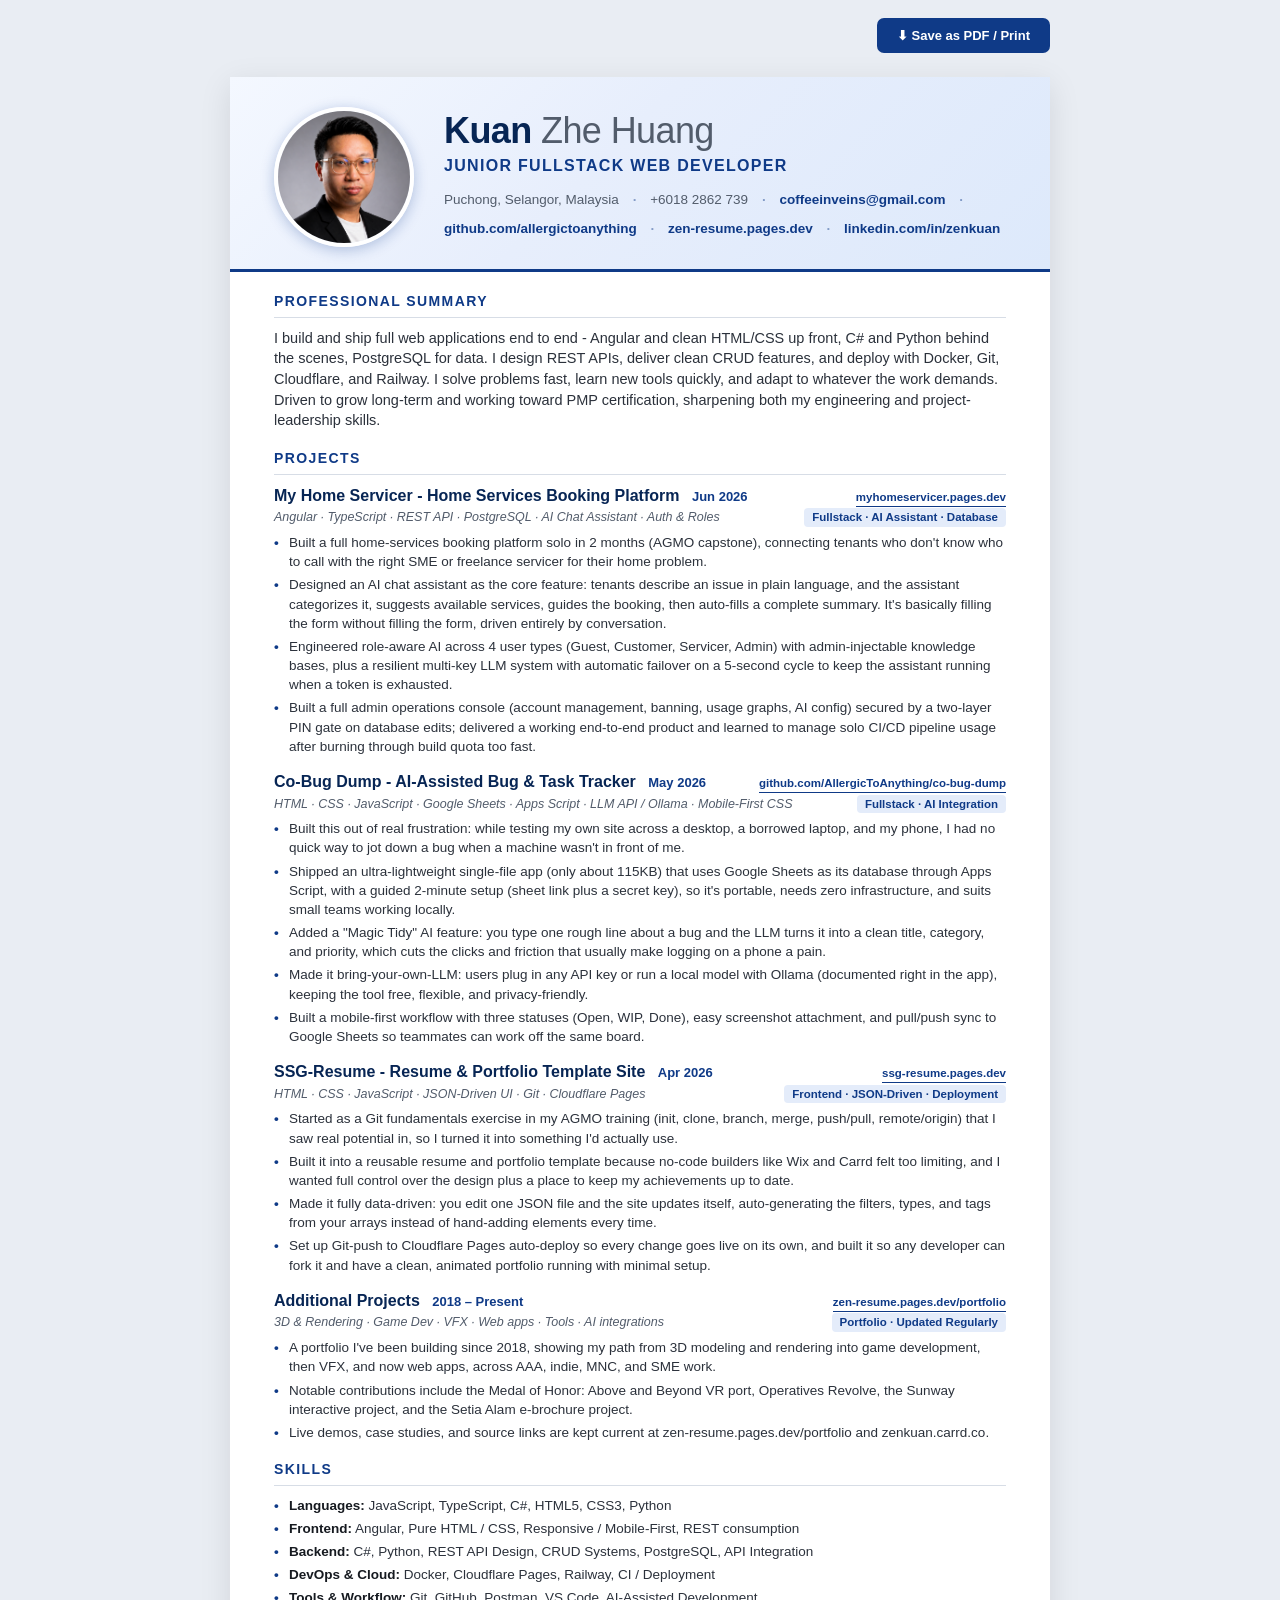
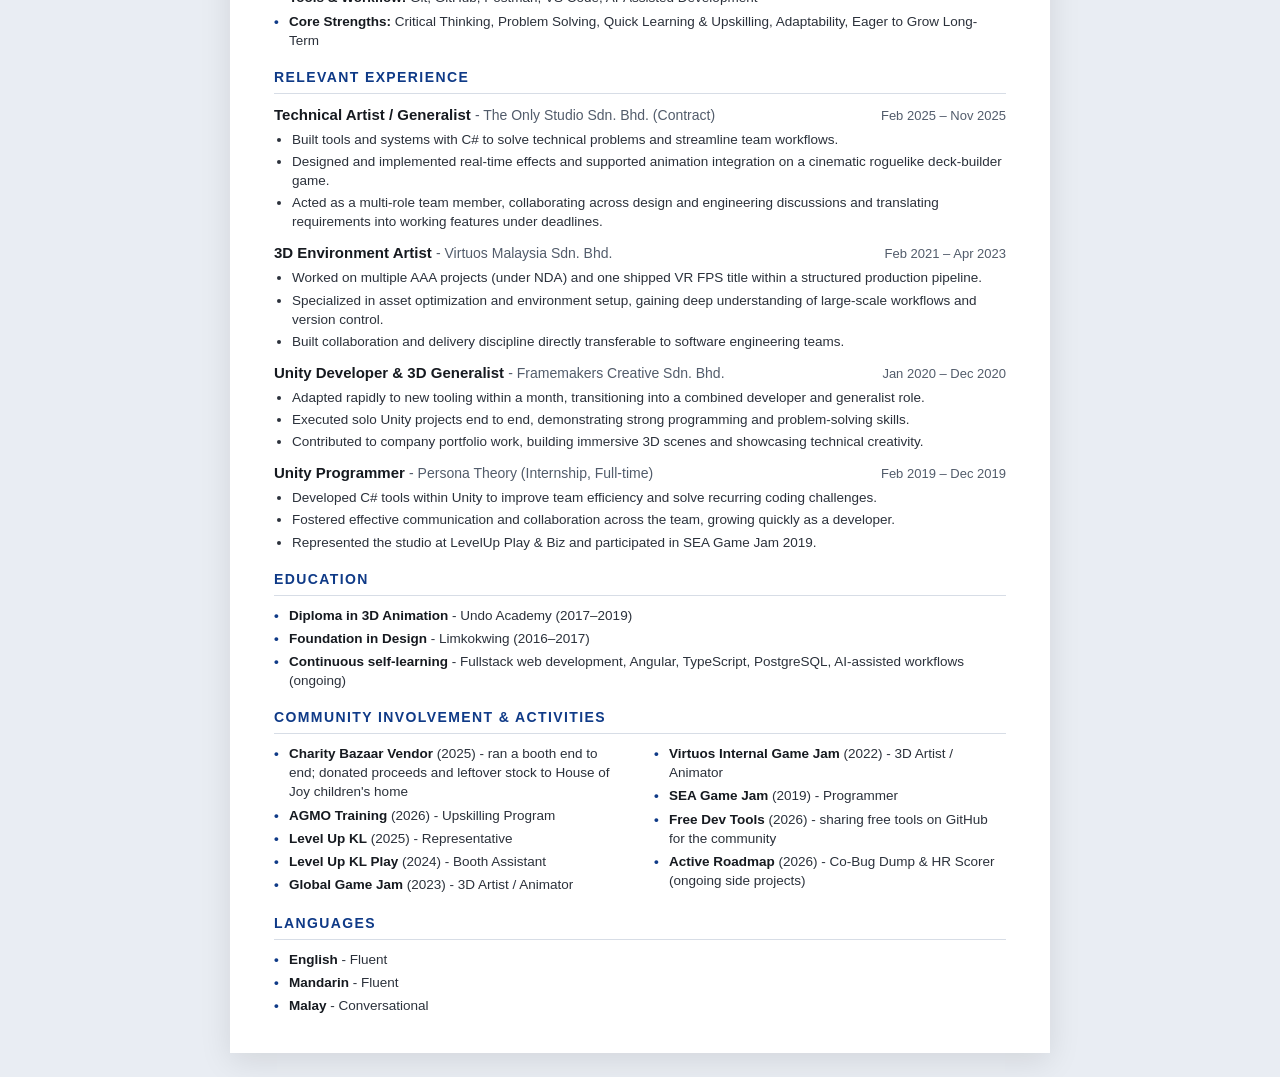
<file: fullstack resume.html>
<!DOCTYPE html>
<html lang="en">
<head>
<meta charset="UTF-8">
<meta name="viewport" content="width=device-width, initial-scale=1.0">
<title>Kuan Zhe Huang - Junior Fullstack Web Developer</title>
<style>
  :root{
    --ink:#161a20;
    --muted:#525c6b;
    --line:#d7dde6;
    --accent:#0f3a87;
    --accent-deep:#072554;
    --accent-soft:#e4ecfa;
    --bg:#ffffff;
    --chip:#eef2f8;
  }

  *{box-sizing:border-box;margin:0;padding:0;}

  body{
    font-family:"Segoe UI","Helvetica Neue",Arial,sans-serif;
    color:var(--ink);
    background:#e9edf3;
    line-height:1.42;
    font-size:15px;
    -webkit-print-color-adjust:exact;
    print-color-adjust:exact;
  }

  .page{
    max-width:820px;
    margin:24px auto;
    background:var(--bg);
    box-shadow:0 8px 30px rgba(0,0,0,.10);
  }

  /* ---------- Header ---------- */
  header{
    padding:30px 44px 22px;
    border-bottom:3px solid var(--accent);
    background:linear-gradient(135deg, #f4f8ff 0%, #e7eefc 45%, #dde9fb 100%);
  }
  .head-row{
    display:flex;
    align-items:center;
    gap:30px;
  }
  .avatar{
    width:140px;
    height:140px;
    border-radius:50%;
    object-fit:cover;
    object-position:50% 22%;
    flex-shrink:0;
    border:4px solid #ffffff;
    box-shadow:0 3px 14px rgba(13,58,140,.28);
  }
  .head-text{flex:1;min-width:0;}
  .name{
    font-size:36px;
    font-weight:700;
    letter-spacing:-.6px;
    line-height:1.02;
    color:var(--accent-deep);
  }
  .name span{color:var(--muted);font-weight:400;}
  .title{
    font-size:16px;
    font-weight:700;
    color:var(--accent);
    letter-spacing:1.3px;
    text-transform:uppercase;
    margin-top:5px;
  }
  .contact{
    margin-top:12px;
    display:flex;
    flex-wrap:wrap;
    align-items:center;
    gap:6px 10px;
    font-size:13.5px;
    color:var(--muted);
    line-height:1.7;
  }
  .contact span{display:inline-flex;align-items:center;white-space:nowrap;}
  .contact .sep{color:var(--accent);opacity:.45;font-weight:700;margin:0;}
  .contact a{color:var(--accent);text-decoration:none;font-weight:700;}
  .contact a:hover{text-decoration:underline;}
  .contact b{color:var(--ink);font-weight:600;}

  /* ---------- Layout ---------- */
  main{padding:20px 44px 34px;}
  section{margin-bottom:18px;}
  h2{
    font-size:14px;
    font-weight:700;
    text-transform:uppercase;
    letter-spacing:1.4px;
    color:var(--accent);
    padding-bottom:5px;
    border-bottom:1.5px solid var(--line);
    margin-bottom:10px;
  }

  /* ---------- Summary ---------- */
  .summary{font-size:14.5px;color:#2b313b;}

  /* ---------- Skills ---------- */
  .skill-grid{display:grid;grid-template-columns:135px 1fr;gap:7px 14px;font-size:14px;}
  .skill-grid .label{font-weight:700;color:var(--ink);}
  .chips{display:flex;flex-wrap:wrap;gap:6px;}
  .chip{
    background:var(--chip);
    border:1px solid var(--line);
    border-radius:5px;
    padding:3px 10px;
    font-size:13px;
    color:#2c333d;
  }

  /* ---------- Projects ---------- */
  .project{margin-bottom:15px;}
  .project:last-child{margin-bottom:0;}
  .proj-head{
    display:flex;
    justify-content:space-between;
    align-items:baseline;
    gap:12px;
    flex-wrap:wrap;
  }
  .proj-name{font-size:16px;font-weight:700;color:var(--accent-deep);}
  .proj-name a{color:var(--accent);text-decoration:none;font-size:12.5px;font-weight:600;}
  .proj-name .proj-date{font-size:13px;font-weight:700;color:var(--accent);margin-left:8px;}
  .proj-meta{display:flex;align-items:center;gap:8px;flex-shrink:0;}
  .proj-link{
    font-size:11.5px;
    font-weight:700;
    color:var(--accent);
    text-decoration:none;
    white-space:nowrap;
    border-bottom:1.5px solid var(--accent);
    padding-bottom:1px;
  }
  .proj-link:hover{color:var(--accent-deep);border-color:var(--accent-deep);}
  .proj-stackrow{
    display:flex;
    justify-content:space-between;
    align-items:baseline;
    gap:12px;
    flex-wrap:wrap;
    margin-top:1px;
  }
  .proj-stack{font-size:12.5px;color:var(--muted);font-style:italic;}
  .proj-date{font-style:normal;font-weight:700;color:var(--accent);}
  .proj-tag{
    font-size:11.5px;
    color:var(--accent);
    background:var(--accent-soft);
    border-radius:4px;
    padding:1px 8px;
    font-weight:700;
    font-style:normal;
    white-space:nowrap;
    flex-shrink:0;
  }
  .star{list-style:none;margin-top:6px;}
  .star li{
    position:relative;
    padding-left:15px;
    margin-bottom:4px;
    font-size:13.5px;
    color:#2b313b;
  }
  .star li::before{content:"•";position:absolute;left:0;color:var(--accent);font-weight:700;}
  .star li b{
    position:absolute;
    left:0;
    top:1px;
    width:72px;
    font-size:11px;
    font-weight:700;
    text-transform:uppercase;
    letter-spacing:.4px;
    color:var(--accent);
  }

  /* ---------- Experience ---------- */
  .exp{margin-bottom:11px;}
  .exp-head{display:flex;justify-content:space-between;align-items:baseline;gap:10px;}
  .exp-role{font-weight:700;font-size:15px;}
  .exp-co{color:var(--muted);font-size:14px;}
  .exp-date{color:var(--muted);font-size:13px;white-space:nowrap;}
  .exp ul{margin-top:4px;padding-left:18px;}
  .exp li{font-size:13.5px;margin-bottom:3px;color:#2b313b;}

  /* ---------- Two col bottom ---------- */
  .two{display:grid;grid-template-columns:1fr 1fr;gap:24px;}
  .mini h3{font-size:14px;font-weight:700;margin-bottom:6px;}
  .mini ul{padding-left:16px;}
  .mini li{font-size:13.5px;margin-bottom:3px;color:#2b313b;}

  .langs{display:flex;flex-wrap:wrap;gap:6px 16px;font-size:13.5px;}
  .langs span b{color:var(--ink);}
  .langs span{color:var(--muted);}

  /* ---------- Plain point-form lists ---------- */
  ul.plain{list-style:none;padding-left:0;}
  ul.plain li{position:relative;padding-left:15px;margin-bottom:4px;font-size:13.5px;color:#2b313b;}
  ul.plain li::before{content:"•";position:absolute;left:0;color:var(--accent);font-weight:700;}
  ul.plain li b{color:var(--ink);}
  ul.plain.two-col{column-count:2;column-gap:28px;}
  ul.plain.two-col li{break-inside:avoid;}

  /* ---------- Print ---------- */
  @page{ size: A4; margin: 0; }

  @media print{
    *{ -webkit-print-color-adjust:exact !important; print-color-adjust:exact !important; }
    html,body{background:#fff;font-size:12px;line-height:1.4;}
    .page{box-shadow:none;margin:0;max-width:100%;}

    header{padding:11mm 14mm 6mm;}
    .avatar{width:104px;height:104px;border-width:4px;}
    .head-row{gap:22px;}
    .name{font-size:27px;}
    .title{font-size:13.5px;margin-top:3px;}
    .contact{margin-top:8px;font-size:11.5px;gap:3px 0;line-height:1.5;}

    main{padding:7mm 14mm 6mm;}
    section{margin-bottom:8px;}
    .project,.exp{page-break-inside:avoid;}
    .skills-section{page-break-inside:avoid;}
    .page2-lead{padding-top:9mm;}
    h2{font-size:12.5px;margin-bottom:7px;padding-bottom:4px;}

    .summary{font-size:12.5px;}
    .skill-grid{font-size:12px;gap:6px 14px;grid-template-columns:130px 1fr;}
    .chip{font-size:11px;padding:2px 9px;}

    .project{margin-bottom:11px;}
    .proj-name{font-size:14px;}
    .proj-link{font-size:11px;}
    .proj-stack{font-size:11.5px;}
    .proj-tag{font-size:10.5px;padding:2px 8px;}
    .star li{font-size:12px;padding-left:14px;margin-bottom:2px;}

    .exp{margin-bottom:7px;}
    .exp-role{font-size:13px;}
    .exp-co{font-size:12px;}
    .exp-date{font-size:11.5px;}
    .exp li{font-size:12px;margin-bottom:1.5px;}

    .mini h3{font-size:12.5px;margin-bottom:6px;}
    .mini li{font-size:12px;margin-bottom:2px;}
    ul.plain li{font-size:12px;margin-bottom:2px;}
    .langs{font-size:12px;gap:6px 16px;}

    .no-print{display:none!important;}
    a{color:var(--accent) !important;text-decoration:none;}
    h2,.proj-name,.exp-role{page-break-after:avoid;}
  }

  .bar{
    max-width:820px;
    margin:0 auto 0;
    display:flex;
    justify-content:flex-end;
    gap:10px;
    padding-top:18px;
  }
  .btn{
    background:var(--accent);
    color:#fff;
    border:none;
    padding:10px 20px;
    border-radius:7px;
    font-size:13px;
    font-weight:600;
    cursor:pointer;
  }
  .btn.alt{background:#fff;color:var(--accent);border:1.5px solid var(--accent);}
</style>
</head>
<body>

<div class="bar no-print">
  <button class="btn" onclick="window.print()">⬇ Save as PDF / Print</button>
</div>

<div class="page">
  <header>
    <div class="head-row">
      <img class="avatar" src="img/Profile_Picture.png" alt="Kuan Zhe Huang">
      <div class="head-text">
        <div class="name">Kuan <span>Zhe Huang</span></div>
        <div class="title">Junior Fullstack Web Developer</div>
        <div class="contact">
          <span>Puchong, Selangor, Malaysia</span>
          <span class="sep">&nbsp;·&nbsp;</span>
          <span>+6018 2862 739</span>
          <span class="sep">&nbsp;·&nbsp;</span>
          <span><a href="mailto:coffeeinveins@gmail.com">coffeeinveins@gmail.com</a></span>
          <span class="sep">&nbsp;·&nbsp;</span>
          <span><a href="https://github.com/allergictoanything">github.com/allergictoanything</a></span>
          <span class="sep">&nbsp;·&nbsp;</span>
          <span><a href="https://zen-resume.pages.dev">zen-resume.pages.dev</a></span>
          <span class="sep">&nbsp;·&nbsp;</span>
          <span><a href="https://linkedin.com/in/zenkuan/">linkedin.com/in/zenkuan</a></span>
        </div>
      </div>
    </div>
  </header>

  <main>
    <!-- SUMMARY -->
    <section>
      <h2>Professional Summary</h2>
      <p class="summary">
        I build and ship full web applications end to end - Angular and clean HTML/CSS up front,
        C# and Python behind the scenes, PostgreSQL for data. I design REST APIs, deliver clean CRUD
        features, and deploy with Docker, Git, Cloudflare, and Railway. I solve problems fast, learn
        new tools quickly, and adapt to whatever the work demands. Driven to grow long-term and
        working toward PMP certification, sharpening both my engineering and project-leadership skills.
      </p>
    </section>

    <!-- PROJECTS -->
    <section>
      <h2>Projects</h2>

      <!-- Project 1: Co-Bug Dump -->
      <div class="project">
        <div class="proj-head">
          <div class="proj-name">My Home Servicer - Home Services Booking Platform <span class="proj-date">Jun 2026</span></div>
          <div class="proj-meta">
            <a class="proj-link" href="https://myhomeservicer.pages.dev">myhomeservicer.pages.dev</a>
          </div>
        </div>
        <div class="proj-stackrow">
          <div class="proj-stack">Angular · TypeScript · REST API · PostgreSQL · AI Chat Assistant · Auth &amp; Roles</div>
          <span class="proj-tag">Fullstack · AI Assistant · Database</span>
        </div>
        <ul class="star">
          <li>Built a full home-services booking platform solo in 2 months (AGMO capstone), connecting tenants who don't know who to call with the right SME or freelance servicer for their home problem.</li>
          <li>Designed an AI chat assistant as the core feature: tenants describe an issue in plain language, and the assistant categorizes it, suggests available services, guides the booking, then auto-fills a complete summary. It's basically filling the form without filling the form, driven entirely by conversation.</li>
          <li>Engineered role-aware AI across 4 user types (Guest, Customer, Servicer, Admin) with admin-injectable knowledge bases, plus a resilient multi-key LLM system with automatic failover on a 5-second cycle to keep the assistant running when a token is exhausted.</li>
          <li>Built a full admin operations console (account management, banning, usage graphs, AI config) secured by a two-layer PIN gate on database edits; delivered a working end-to-end product and learned to manage solo CI/CD pipeline usage after burning through build quota too fast.</li>
        </ul>
      </div>

      <!-- Project 2: Co-Bug Dump -->
      <div class="project">
        <div class="proj-head">
          <div class="proj-name">Co-Bug Dump - AI-Assisted Bug &amp; Task Tracker <span class="proj-date">May 2026</span></div>
          <div class="proj-meta">
            <a class="proj-link" href="https://github.com/AllergicToAnything/co-bug-dump">github.com/AllergicToAnything/co-bug-dump</a>
          </div>
        </div>
        <div class="proj-stackrow">
          <div class="proj-stack">HTML · CSS · JavaScript · Google Sheets · Apps Script · LLM API / Ollama · Mobile-First CSS</div>
          <span class="proj-tag">Fullstack · AI Integration</span>
        </div>
        <ul class="star">
          <li>Built this out of real frustration: while testing my own site across a desktop, a borrowed laptop, and my phone, I had no quick way to jot down a bug when a machine wasn't in front of me.</li>
          <li>Shipped an ultra-lightweight single-file app (only about 115KB) that uses Google Sheets as its database through Apps Script, with a guided 2-minute setup (sheet link plus a secret key), so it's portable, needs zero infrastructure, and suits small teams working locally.</li>
          <li>Added a "Magic Tidy" AI feature: you type one rough line about a bug and the LLM turns it into a clean title, category, and priority, which cuts the clicks and friction that usually make logging on a phone a pain.</li>
          <li>Made it bring-your-own-LLM: users plug in any API key or run a local model with Ollama (documented right in the app), keeping the tool free, flexible, and privacy-friendly.</li>
          <li>Built a mobile-first workflow with three statuses (Open, WIP, Done), easy screenshot attachment, and pull/push sync to Google Sheets so teammates can work off the same board.</li>
        </ul>
      </div>

      <!-- Project 3: SSG-Resume -->
      <div class="project">
        <div class="proj-head">
          <div class="proj-name">SSG-Resume - Resume &amp; Portfolio Template Site <span class="proj-date">Apr 2026</span></div>
          <div class="proj-meta">
            <a class="proj-link" href="https://ssg-resume.pages.dev">ssg-resume.pages.dev</a>
          </div>
        </div>
        <div class="proj-stackrow">
          <div class="proj-stack">HTML · CSS · JavaScript · JSON-Driven UI · Git · Cloudflare Pages</div>
          <span class="proj-tag">Frontend · JSON-Driven · Deployment</span>
        </div>
        <ul class="star">
          <li>Started as a Git fundamentals exercise in my AGMO training (init, clone, branch, merge, push/pull, remote/origin) that I saw real potential in, so I turned it into something I'd actually use.</li>
          <li>Built it into a reusable resume and portfolio template because no-code builders like Wix and Carrd felt too limiting, and I wanted full control over the design plus a place to keep my achievements up to date.</li>
          <li>Made it fully data-driven: you edit one JSON file and the site updates itself, auto-generating the filters, types, and tags from your arrays instead of hand-adding elements every time.</li>
          <li>Set up Git-push to Cloudflare Pages auto-deploy so every change goes live on its own, and built it so any developer can fork it and have a clean, animated portfolio running with minimal setup.</li>
        </ul>
      </div>

      <!-- Project 4: More Projects -->
      <div class="project page2-lead">
        <div class="proj-head">
          <div class="proj-name">Additional Projects <span class="proj-date">2018 – Present</span></div>
          <div class="proj-meta">
            <a class="proj-link" href="https://zen-resume.pages.dev/portfolio">zen-resume.pages.dev/portfolio</a>
          </div>
        </div>
        <div class="proj-stackrow">
          <div class="proj-stack">3D &amp; Rendering · Game Dev · VFX · Web apps · Tools · AI integrations</div>
          <span class="proj-tag">Portfolio · Updated Regularly</span>
        </div>
        <ul class="star">
          <li>A portfolio I've been building since 2018, showing my path from 3D modeling and rendering into game development, then VFX, and now web apps, across AAA, indie, MNC, and SME work.</li>
          <li>Notable contributions include the Medal of Honor: Above and Beyond VR port, Operatives Revolve, the Sunway interactive project, and the Setia Alam e-brochure project.</li>
          <li>Live demos, case studies, and source links are kept current at zen-resume.pages.dev/portfolio and zenkuan.carrd.co.</li>
        </ul>
      </div>
    </section>

    <!-- SKILLS -->
    <section class="skills-section">
      <h2>Skills</h2>
      <ul class="plain">
        <li><b>Languages:</b> JavaScript, TypeScript, C#, HTML5, CSS3, Python</li>
        <li><b>Frontend:</b> Angular, Pure HTML / CSS, Responsive / Mobile-First, REST consumption</li>
        <li><b>Backend:</b> C#, Python, REST API Design, CRUD Systems, PostgreSQL, API Integration</li>
        <li><b>DevOps &amp; Cloud:</b> Docker, Cloudflare Pages, Railway, CI / Deployment</li>
        <li><b>Tools &amp; Workflow:</b> Git, GitHub, Postman, VS Code, AI-Assisted Development</li>
        <li><b>Core Strengths:</b> Critical Thinking, Problem Solving, Quick Learning &amp; Upskilling, Adaptability, Eager to Grow Long-Term</li>
      </ul>
    </section>

    <!-- EXPERIENCE (reframed transferable) -->
    <section class="exp-section">
      <h2>Relevant Experience</h2>

      <div class="exp">
        <div class="exp-head">
          <div><span class="exp-role">Technical Artist / Generalist</span> <span class="exp-co">- The Only Studio Sdn. Bhd. (Contract)</span></div>
          <span class="exp-date">Feb 2025 – Nov 2025</span>
        </div>
        <ul>
          <li>Built tools and systems with C# to solve technical problems and streamline team workflows.</li>
          <li>Designed and implemented real-time effects and supported animation integration on a cinematic roguelike deck-builder game.</li>
          <li>Acted as a multi-role team member, collaborating across design and engineering discussions and translating requirements into working features under deadlines.</li>
        </ul>
      </div>

      <div class="exp">
        <div class="exp-head">
          <div><span class="exp-role">3D Environment Artist</span> <span class="exp-co">- Virtuos Malaysia Sdn. Bhd.</span></div>
          <span class="exp-date">Feb 2021 – Apr 2023</span>
        </div>
        <ul>
          <li>Worked on multiple AAA projects (under NDA) and one shipped VR FPS title within a structured production pipeline.</li>
          <li>Specialized in asset optimization and environment setup, gaining deep understanding of large-scale workflows and version control.</li>
          <li>Built collaboration and delivery discipline directly transferable to software engineering teams.</li>
        </ul>
      </div>

      <div class="exp">
        <div class="exp-head">
          <div><span class="exp-role">Unity Developer &amp; 3D Generalist</span> <span class="exp-co">- Framemakers Creative Sdn. Bhd.</span></div>
          <span class="exp-date">Jan 2020 – Dec 2020</span>
        </div>
        <ul>
          <li>Adapted rapidly to new tooling within a month, transitioning into a combined developer and generalist role.</li>
          <li>Executed solo Unity projects end to end, demonstrating strong programming and problem-solving skills.</li>
          <li>Contributed to company portfolio work, building immersive 3D scenes and showcasing technical creativity.</li>
        </ul>
      </div>

      <div class="exp">
        <div class="exp-head">
          <div><span class="exp-role">Unity Programmer</span> <span class="exp-co">- Persona Theory (Internship, Full-time)</span></div>
          <span class="exp-date">Feb 2019 – Dec 2019</span>
        </div>
        <ul>
          <li>Developed C# tools within Unity to improve team efficiency and solve recurring coding challenges.</li>
          <li>Fostered effective communication and collaboration across the team, growing quickly as a developer.</li>
          <li>Represented the studio at LevelUp Play &amp; Biz and participated in SEA Game Jam 2019.</li>
        </ul>
      </div>
    </section>

    <!-- EDUCATION -->
    <section>
      <h2>Education</h2>
      <ul class="plain">
        <li><b>Diploma in 3D Animation</b> - Undo Academy (2017–2019)</li>
        <li><b>Foundation in Design</b> - Limkokwing (2016–2017)</li>
        <li><b>Continuous self-learning</b> - Fullstack web development, Angular, TypeScript, PostgreSQL, AI-assisted workflows (ongoing)</li>
      </ul>
    </section>

    <!-- COMMUNITY INVOLVEMENT -->
    <section>
      <h2>Community Involvement &amp; Activities</h2>
      <ul class="plain two-col">
        <li><b>Charity Bazaar Vendor</b> (2025) - ran a booth end to end; donated proceeds and leftover stock to House of Joy children's home</li>
        <li><b>AGMO Training</b> (2026) - Upskilling Program</li>
        <li><b>Level Up KL</b> (2025) - Representative</li>
        <li><b>Level Up KL Play</b> (2024) - Booth Assistant</li>
        <li><b>Global Game Jam</b> (2023) - 3D Artist / Animator</li>
        <li><b>Virtuos Internal Game Jam</b> (2022) - 3D Artist / Animator</li>
        <li><b>SEA Game Jam</b> (2019) - Programmer</li>
        <li><b>Free Dev Tools</b> (2026) - sharing free tools on GitHub for the community</li>
        <li><b>Active Roadmap</b> (2026) - Co-Bug Dump &amp; HR Scorer (ongoing side projects)</li>
      </ul>
    </section>

    <!-- LANGUAGES -->
    <section style="margin-bottom:0">
      <h2>Languages</h2>
      <ul class="plain">
        <li><b>English</b> - Fluent</li>
        <li><b>Mandarin</b> - Fluent</li>
        <li><b>Malay</b> - Conversational</li>
      </ul>
    </section>
  </main>
</div>

</body>
</html>
</file>
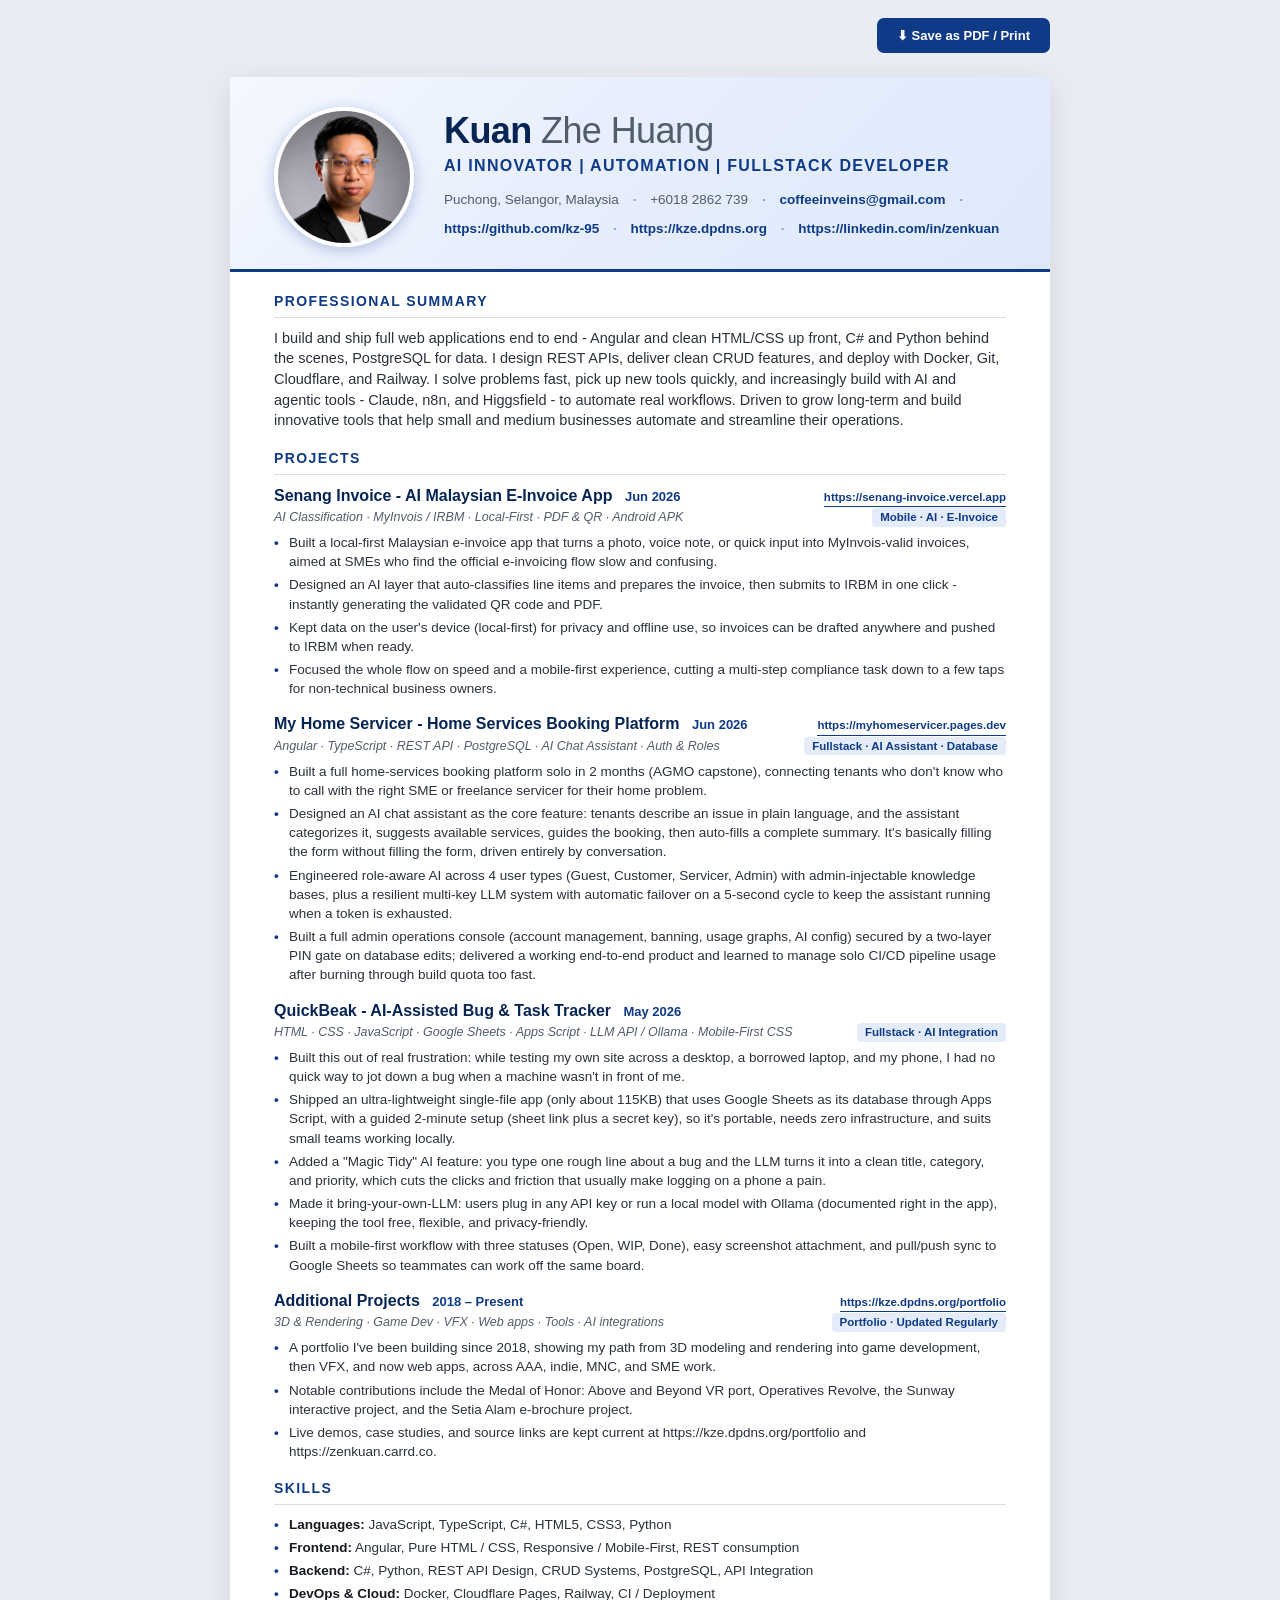
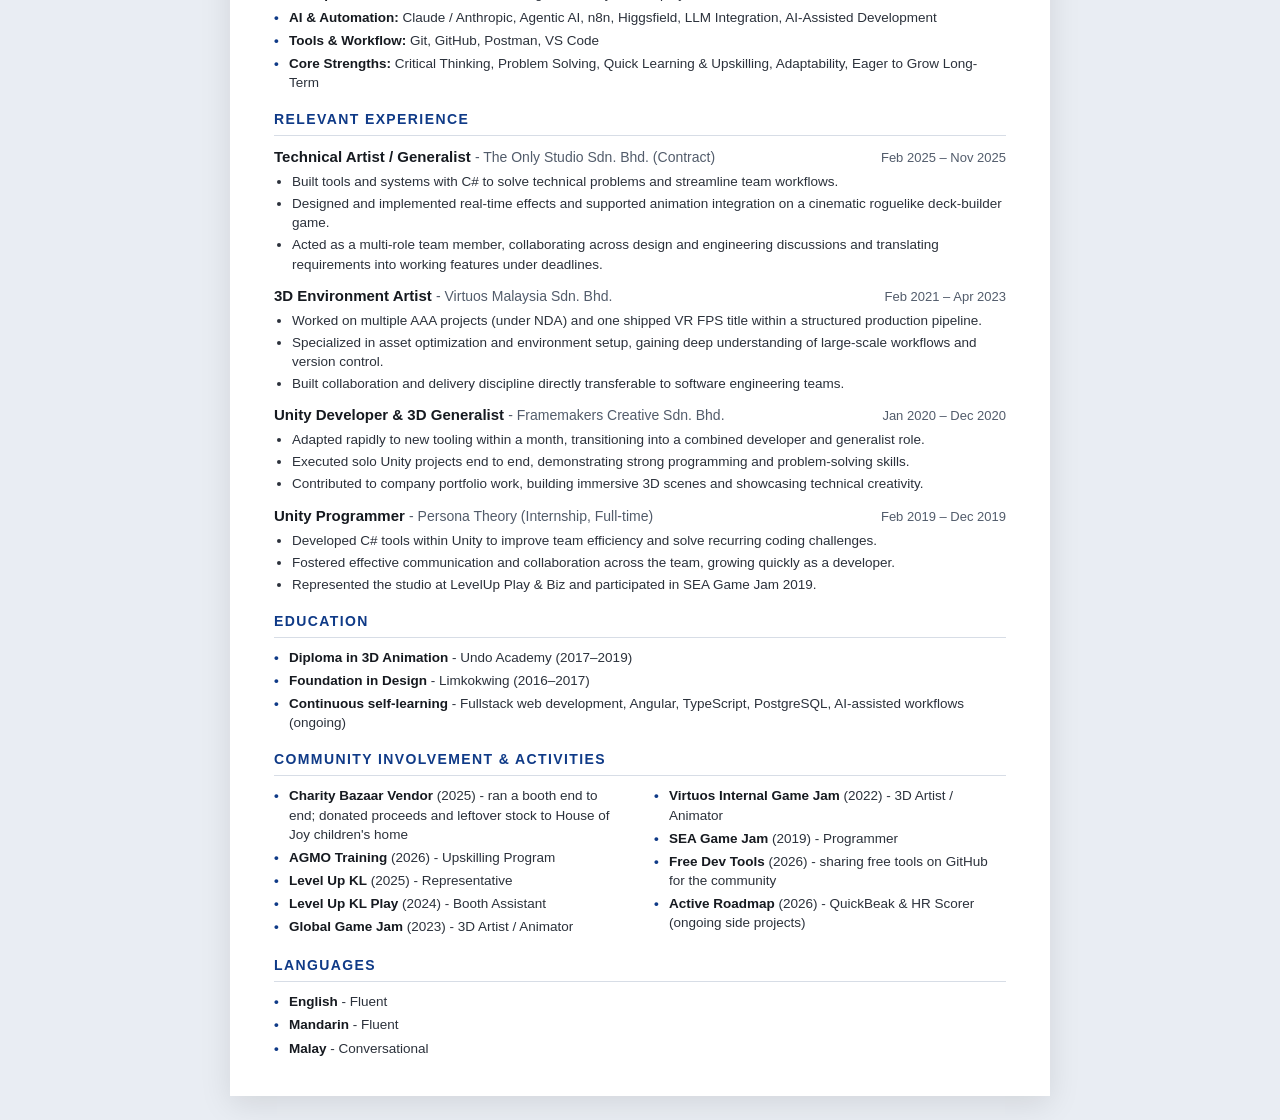
<file: kzh-resume.html>
<!DOCTYPE html>
<html lang="en">
<head>
<meta charset="UTF-8">
<meta name="viewport" content="width=device-width, initial-scale=1.0">
<title>Kuan Zhe Huang - Junior Fullstack Web Developer</title>
<style>
  :root{
    --ink:#161a20;
    --muted:#525c6b;
    --line:#d7dde6;
    --accent:#0f3a87;
    --accent-deep:#072554;
    --accent-soft:#e4ecfa;
    --bg:#ffffff;
    --chip:#eef2f8;
  }

  *{box-sizing:border-box;margin:0;padding:0;}

  body{
    font-family:"Segoe UI","Helvetica Neue",Arial,sans-serif;
    color:var(--ink);
    background:#e9edf3;
    line-height:1.42;
    font-size:15px;
    -webkit-print-color-adjust:exact;
    print-color-adjust:exact;
  }

  .page{
    max-width:820px;
    margin:24px auto;
    background:var(--bg);
    box-shadow:0 8px 30px rgba(0,0,0,.10);
  }

  /* ---------- Header ---------- */
  header{
    padding:30px 44px 22px;
    border-bottom:3px solid var(--accent);
    background:linear-gradient(135deg, #f4f8ff 0%, #e7eefc 45%, #dde9fb 100%);
  }
  .head-row{
    display:flex;
    align-items:center;
    gap:30px;
  }
  .avatar{
    width:140px;
    height:140px;
    border-radius:50%;
    object-fit:cover;
    object-position:50% 22%;
    flex-shrink:0;
    border:4px solid #ffffff;
    box-shadow:0 3px 14px rgba(13,58,140,.28);
  }
  .head-text{flex:1;min-width:0;}
  .name{
    font-size:36px;
    font-weight:700;
    letter-spacing:-.6px;
    line-height:1.02;
    color:var(--accent-deep);
  }
  .name span{color:var(--muted);font-weight:400;}
  .title{
    font-size:16px;
    font-weight:700;
    color:var(--accent);
    letter-spacing:1.3px;
    text-transform:uppercase;
    margin-top:5px;
  }
  .contact{
    margin-top:12px;
    display:flex;
    flex-wrap:wrap;
    align-items:center;
    gap:6px 10px;
    font-size:13.5px;
    color:var(--muted);
    line-height:1.7;
  }
  .contact span{display:inline-flex;align-items:center;white-space:nowrap;}
  .contact .sep{color:var(--accent);opacity:.45;font-weight:700;margin:0;}
  .contact a{color:var(--accent);text-decoration:none;font-weight:700;}
  .contact a:hover{text-decoration:underline;}
  .contact b{color:var(--ink);font-weight:600;}

  /* ---------- Layout ---------- */
  main{padding:20px 44px 34px;}
  section{margin-bottom:18px;}
  h2{
    font-size:14px;
    font-weight:700;
    text-transform:uppercase;
    letter-spacing:1.4px;
    color:var(--accent);
    padding-bottom:5px;
    border-bottom:1.5px solid var(--line);
    margin-bottom:10px;
  }

  /* ---------- Summary ---------- */
  .summary{font-size:14.5px;color:#2b313b;}

  /* ---------- Skills ---------- */
  .skill-grid{display:grid;grid-template-columns:135px 1fr;gap:7px 14px;font-size:14px;}
  .skill-grid .label{font-weight:700;color:var(--ink);}
  .chips{display:flex;flex-wrap:wrap;gap:6px;}
  .chip{
    background:var(--chip);
    border:1px solid var(--line);
    border-radius:5px;
    padding:3px 10px;
    font-size:13px;
    color:#2c333d;
  }

  /* ---------- Projects ---------- */
  .project{margin-bottom:15px;}
  .project:last-child{margin-bottom:0;}
  .proj-head{
    display:flex;
    justify-content:space-between;
    align-items:baseline;
    gap:12px;
    flex-wrap:wrap;
  }
  .proj-name{font-size:16px;font-weight:700;color:var(--accent-deep);}
  .proj-name a{color:var(--accent);text-decoration:none;font-size:12.5px;font-weight:600;}
  .proj-name .proj-date{font-size:13px;font-weight:700;color:var(--accent);margin-left:8px;}
  .proj-meta{display:flex;align-items:center;gap:8px;flex-shrink:0;}
  .proj-link{
    font-size:11.5px;
    font-weight:700;
    color:var(--accent);
    text-decoration:none;
    white-space:nowrap;
    border-bottom:1.5px solid var(--accent);
    padding-bottom:1px;
  }
  .proj-link:hover{color:var(--accent-deep);border-color:var(--accent-deep);}
  .proj-stackrow{
    display:flex;
    justify-content:space-between;
    align-items:baseline;
    gap:12px;
    flex-wrap:wrap;
    margin-top:1px;
  }
  .proj-stack{font-size:12.5px;color:var(--muted);font-style:italic;flex:1 1 auto;min-width:0;}
  .proj-date{font-style:normal;font-weight:700;color:var(--accent);}
  .proj-tag{
    font-size:11.5px;
    color:var(--accent);
    background:var(--accent-soft);
    border-radius:4px;
    padding:1px 8px;
    font-weight:700;
    font-style:normal;
    white-space:nowrap;
    flex-shrink:0;
  }
  .star{list-style:none;margin-top:6px;}
  .star li{
    position:relative;
    padding-left:15px;
    margin-bottom:4px;
    font-size:13.5px;
    color:#2b313b;
  }
  .star li::before{content:"•";position:absolute;left:0;color:var(--accent);font-weight:700;}
  .star li b{
    position:absolute;
    left:0;
    top:1px;
    width:72px;
    font-size:11px;
    font-weight:700;
    text-transform:uppercase;
    letter-spacing:.4px;
    color:var(--accent);
  }

  /* ---------- Experience ---------- */
  .exp{margin-bottom:11px;}
  .exp-head{display:flex;justify-content:space-between;align-items:baseline;gap:10px;}
  .exp-role{font-weight:700;font-size:15px;}
  .exp-co{color:var(--muted);font-size:14px;}
  .exp-date{color:var(--muted);font-size:13px;white-space:nowrap;}
  .exp ul{margin-top:4px;padding-left:18px;}
  .exp li{font-size:13.5px;margin-bottom:3px;color:#2b313b;}

  /* ---------- Two col bottom ---------- */
  .two{display:grid;grid-template-columns:1fr 1fr;gap:24px;}
  .mini h3{font-size:14px;font-weight:700;margin-bottom:6px;}
  .mini ul{padding-left:16px;}
  .mini li{font-size:13.5px;margin-bottom:3px;color:#2b313b;}

  .langs{display:flex;flex-wrap:wrap;gap:6px 16px;font-size:13.5px;}
  .langs span b{color:var(--ink);}
  .langs span{color:var(--muted);}

  /* ---------- Plain point-form lists ---------- */
  ul.plain{list-style:none;padding-left:0;}
  ul.plain li{position:relative;padding-left:15px;margin-bottom:4px;font-size:13.5px;color:#2b313b;}
  ul.plain li::before{content:"•";position:absolute;left:0;color:var(--accent);font-weight:700;}
  ul.plain li b{color:var(--ink);}
  ul.plain.two-col{column-count:2;column-gap:28px;}
  ul.plain.two-col li{break-inside:avoid;}

  /* ---------- Print ---------- */
  @page{ size: A4; margin: 12mm 0; }

  @media print{
    *{ -webkit-print-color-adjust:exact !important; print-color-adjust:exact !important; }
    html,body{background:#fff;font-size:12px;line-height:1.4;}
    .page{box-shadow:none;margin:0;max-width:100%;}

    header{padding:4mm 14mm 6mm;}
    .avatar{width:104px;height:104px;border-width:4px;}
    .head-row{gap:22px;}
    .name{font-size:27px;}
    .title{font-size:13.5px;margin-top:3px;}
    .contact{margin-top:8px;font-size:11.5px;gap:3px 0;line-height:1.5;}

    main{padding:4mm 14mm 0;}
    section{margin-bottom:8px;}
    .project,.exp,.mini{page-break-inside:avoid;break-inside:avoid;}
    .skills-section,.sec-keep{page-break-inside:avoid;break-inside:avoid;}
    .star li,.exp li,ul.plain li{page-break-inside:avoid;break-inside:avoid;}
    .exp-head{page-break-inside:avoid;break-inside:avoid;page-break-after:avoid;}
    .page2-lead{padding-top:0;}
    h2{font-size:12.5px;margin-bottom:7px;padding-bottom:4px;}

    .summary{font-size:12.5px;}
    .skill-grid{font-size:12px;gap:6px 14px;grid-template-columns:130px 1fr;}
    .chip{font-size:11px;padding:2px 9px;}

    .project{margin-bottom:11px;}
    .proj-name{font-size:14px;}
    .proj-link{font-size:11px;}
    .proj-stack{font-size:11.5px;}
    .proj-tag{font-size:10.5px;padding:2px 8px;}
    .star li{font-size:12px;padding-left:14px;margin-bottom:2px;}

    .exp{margin-bottom:7px;}
    .exp-role{font-size:13px;}
    .exp-co{font-size:12px;}
    .exp-date{font-size:11.5px;}
    .exp li{font-size:12px;margin-bottom:1.5px;}

    .mini h3{font-size:12.5px;margin-bottom:6px;}
    .mini li{font-size:12px;margin-bottom:2px;}
    ul.plain li{font-size:12px;margin-bottom:2px;}
    .langs{font-size:12px;gap:6px 16px;}

    .no-print{display:none!important;}
    a{color:var(--accent) !important;text-decoration:none;}
    h2,.proj-name,.exp-role{page-break-after:avoid;}
  }

  .bar{
    max-width:820px;
    margin:0 auto 0;
    display:flex;
    justify-content:flex-end;
    gap:10px;
    padding-top:18px;
  }
  .btn{
    background:var(--accent);
    color:#fff;
    border:none;
    padding:10px 20px;
    border-radius:7px;
    font-size:13px;
    font-weight:600;
    cursor:pointer;
  }
  .btn.alt{background:#fff;color:var(--accent);border:1.5px solid var(--accent);}
</style>
</head>
<body>

<div class="bar no-print">
  <button class="btn" onclick="window.print()">⬇ Save as PDF / Print</button>
</div>

<div class="page">
  <header>
    <div class="head-row">
      <img class="avatar" src="img/Profile_Picture.png" alt="Kuan Zhe Huang">
      <div class="head-text">
        <div class="name">Kuan <span>Zhe Huang</span></div>
        <div class="title">AI Innovator | Automation | Fullstack Developer</div>
        <div class="contact">
          <span>Puchong, Selangor, Malaysia</span>
          <span class="sep">&nbsp;·&nbsp;</span>
          <span>+6018 2862 739</span>
          <span class="sep">&nbsp;·&nbsp;</span>
          <span><a href="mailto:coffeeinveins@gmail.com">coffeeinveins@gmail.com</a></span>
          <span class="sep">&nbsp;·&nbsp;</span>
          <span><a href="https://github.com/kz-95">https://github.com/kz-95</a></span>
          <span class="sep">&nbsp;·&nbsp;</span>
          <span><a href="https://kze.dpdns.org">https://kze.dpdns.org</a></span>
          <span class="sep">&nbsp;·&nbsp;</span>
          <span><a href="https://linkedin.com/in/zenkuan/">https://linkedin.com/in/zenkuan</a></span>
        </div>
      </div>
    </div>
  </header>

  <main>
    <!-- SUMMARY -->
    <section>
      <h2>Professional Summary</h2>
      <p class="summary">
        I build and ship full web applications end to end - Angular and clean HTML/CSS up front,
        C# and Python behind the scenes, PostgreSQL for data. I design REST APIs, deliver clean CRUD
        features, and deploy with Docker, Git, Cloudflare, and Railway. I solve problems fast, pick up
        new tools quickly, and increasingly build with AI and agentic tools - Claude, n8n, and Higgsfield -
        to automate real workflows. Driven to grow long-term and build innovative tools that help small
        and medium businesses automate and streamline their operations.
      </p>
    </section>

    <!-- PROJECTS -->
    <section>
      <h2>Projects</h2>

      <!-- Project 1: Senang Invoice -->
      <div class="project">
        <div class="proj-head">
          <div class="proj-name">Senang Invoice - AI Malaysian E-Invoice App <span class="proj-date">Jun 2026</span></div>
          <div class="proj-meta">
            <a class="proj-link" href="https://senang-invoice.vercel.app">https://senang-invoice.vercel.app</a>
          </div>
        </div>
        <div class="proj-stackrow">
          <div class="proj-stack">AI Classification · MyInvois / IRBM · Local-First · PDF &amp; QR · Android APK</div>
          <span class="proj-tag">Mobile · AI · E-Invoice</span>
        </div>
        <ul class="star">
          <li>Built a local-first Malaysian e-invoice app that turns a photo, voice note, or quick input into MyInvois-valid invoices, aimed at SMEs who find the official e-invoicing flow slow and confusing.</li>
          <li>Designed an AI layer that auto-classifies line items and prepares the invoice, then submits to IRBM in one click - instantly generating the validated QR code and PDF.</li>
          <li>Kept data on the user's device (local-first) for privacy and offline use, so invoices can be drafted anywhere and pushed to IRBM when ready.</li>
          <li>Focused the whole flow on speed and a mobile-first experience, cutting a multi-step compliance task down to a few taps for non-technical business owners.</li>
        </ul>
      </div>

      <!-- Project 2: My Home Servicer -->
      <div class="project">
        <div class="proj-head">
          <div class="proj-name">My Home Servicer - Home Services Booking Platform <span class="proj-date">Jun 2026</span></div>
          <div class="proj-meta">
            <a class="proj-link" href="https://myhomeservicer.pages.dev">https://myhomeservicer.pages.dev</a>
          </div>
        </div>
        <div class="proj-stackrow">
          <div class="proj-stack">Angular · TypeScript · REST API · PostgreSQL · AI Chat Assistant · Auth &amp; Roles</div>
          <span class="proj-tag">Fullstack · AI Assistant · Database</span>
        </div>
        <ul class="star">
          <li>Built a full home-services booking platform solo in 2 months (AGMO capstone), connecting tenants who don't know who to call with the right SME or freelance servicer for their home problem.</li>
          <li>Designed an AI chat assistant as the core feature: tenants describe an issue in plain language, and the assistant categorizes it, suggests available services, guides the booking, then auto-fills a complete summary. It's basically filling the form without filling the form, driven entirely by conversation.</li>
          <li>Engineered role-aware AI across 4 user types (Guest, Customer, Servicer, Admin) with admin-injectable knowledge bases, plus a resilient multi-key LLM system with automatic failover on a 5-second cycle to keep the assistant running when a token is exhausted.</li>
          <li>Built a full admin operations console (account management, banning, usage graphs, AI config) secured by a two-layer PIN gate on database edits; delivered a working end-to-end product and learned to manage solo CI/CD pipeline usage after burning through build quota too fast.</li>
        </ul>
      </div>

      <!-- Project 3: QuickBeak -->
      <div class="project">
        <div class="proj-head">
          <div class="proj-name">QuickBeak - AI-Assisted Bug &amp; Task Tracker <span class="proj-date">May 2026</span></div>
        </div>
        <div class="proj-stackrow">
          <div class="proj-stack">HTML · CSS · JavaScript · Google Sheets · Apps Script · LLM API / Ollama · Mobile-First CSS</div>
          <span class="proj-tag">Fullstack · AI Integration</span>
        </div>
        <ul class="star">
          <li>Built this out of real frustration: while testing my own site across a desktop, a borrowed laptop, and my phone, I had no quick way to jot down a bug when a machine wasn't in front of me.</li>
          <li>Shipped an ultra-lightweight single-file app (only about 115KB) that uses Google Sheets as its database through Apps Script, with a guided 2-minute setup (sheet link plus a secret key), so it's portable, needs zero infrastructure, and suits small teams working locally.</li>
          <li>Added a "Magic Tidy" AI feature: you type one rough line about a bug and the LLM turns it into a clean title, category, and priority, which cuts the clicks and friction that usually make logging on a phone a pain.</li>
          <li>Made it bring-your-own-LLM: users plug in any API key or run a local model with Ollama (documented right in the app), keeping the tool free, flexible, and privacy-friendly.</li>
          <li>Built a mobile-first workflow with three statuses (Open, WIP, Done), easy screenshot attachment, and pull/push sync to Google Sheets so teammates can work off the same board.</li>
        </ul>
      </div>

      <!-- Project 4: More Projects -->
      <div class="project page2-lead">
        <div class="proj-head">
          <div class="proj-name">Additional Projects <span class="proj-date">2018 – Present</span></div>
          <div class="proj-meta">
            <a class="proj-link" href="https://kze.dpdns.org/portfolio">https://kze.dpdns.org/portfolio</a>
          </div>
        </div>
        <div class="proj-stackrow">
          <div class="proj-stack">3D &amp; Rendering · Game Dev · VFX · Web apps · Tools · AI integrations</div>
          <span class="proj-tag">Portfolio · Updated Regularly</span>
        </div>
        <ul class="star">
          <li>A portfolio I've been building since 2018, showing my path from 3D modeling and rendering into game development, then VFX, and now web apps, across AAA, indie, MNC, and SME work.</li>
          <li>Notable contributions include the Medal of Honor: Above and Beyond VR port, Operatives Revolve, the Sunway interactive project, and the Setia Alam e-brochure project.</li>
          <li>Live demos, case studies, and source links are kept current at https://kze.dpdns.org/portfolio and https://zenkuan.carrd.co.</li>
        </ul>
      </div>
    </section>

    <!-- SKILLS -->
    <section class="skills-section">
      <h2>Skills</h2>
      <ul class="plain">
        <li><b>Languages:</b> JavaScript, TypeScript, C#, HTML5, CSS3, Python</li>
        <li><b>Frontend:</b> Angular, Pure HTML / CSS, Responsive / Mobile-First, REST consumption</li>
        <li><b>Backend:</b> C#, Python, REST API Design, CRUD Systems, PostgreSQL, API Integration</li>
        <li><b>DevOps &amp; Cloud:</b> Docker, Cloudflare Pages, Railway, CI / Deployment</li>
        <li><b>AI &amp; Automation:</b> Claude / Anthropic, Agentic AI, n8n, Higgsfield, LLM Integration, AI-Assisted Development</li>
        <li><b>Tools &amp; Workflow:</b> Git, GitHub, Postman, VS Code</li>
        <li><b>Core Strengths:</b> Critical Thinking, Problem Solving, Quick Learning &amp; Upskilling, Adaptability, Eager to Grow Long-Term</li>
      </ul>
    </section>

    <!-- EXPERIENCE (reframed transferable) -->
    <section class="exp-section">
      <h2>Relevant Experience</h2>

      <div class="exp">
        <div class="exp-head">
          <div><span class="exp-role">Technical Artist / Generalist</span> <span class="exp-co">- The Only Studio Sdn. Bhd. (Contract)</span></div>
          <span class="exp-date">Feb 2025 – Nov 2025</span>
        </div>
        <ul>
          <li>Built tools and systems with C# to solve technical problems and streamline team workflows.</li>
          <li>Designed and implemented real-time effects and supported animation integration on a cinematic roguelike deck-builder game.</li>
          <li>Acted as a multi-role team member, collaborating across design and engineering discussions and translating requirements into working features under deadlines.</li>
        </ul>
      </div>

      <div class="exp">
        <div class="exp-head">
          <div><span class="exp-role">3D Environment Artist</span> <span class="exp-co">- Virtuos Malaysia Sdn. Bhd.</span></div>
          <span class="exp-date">Feb 2021 – Apr 2023</span>
        </div>
        <ul>
          <li>Worked on multiple AAA projects (under NDA) and one shipped VR FPS title within a structured production pipeline.</li>
          <li>Specialized in asset optimization and environment setup, gaining deep understanding of large-scale workflows and version control.</li>
          <li>Built collaboration and delivery discipline directly transferable to software engineering teams.</li>
        </ul>
      </div>

      <div class="exp">
        <div class="exp-head">
          <div><span class="exp-role">Unity Developer &amp; 3D Generalist</span> <span class="exp-co">- Framemakers Creative Sdn. Bhd.</span></div>
          <span class="exp-date">Jan 2020 – Dec 2020</span>
        </div>
        <ul>
          <li>Adapted rapidly to new tooling within a month, transitioning into a combined developer and generalist role.</li>
          <li>Executed solo Unity projects end to end, demonstrating strong programming and problem-solving skills.</li>
          <li>Contributed to company portfolio work, building immersive 3D scenes and showcasing technical creativity.</li>
        </ul>
      </div>

      <div class="exp">
        <div class="exp-head">
          <div><span class="exp-role">Unity Programmer</span> <span class="exp-co">- Persona Theory (Internship, Full-time)</span></div>
          <span class="exp-date">Feb 2019 – Dec 2019</span>
        </div>
        <ul>
          <li>Developed C# tools within Unity to improve team efficiency and solve recurring coding challenges.</li>
          <li>Fostered effective communication and collaboration across the team, growing quickly as a developer.</li>
          <li>Represented the studio at LevelUp Play &amp; Biz and participated in SEA Game Jam 2019.</li>
        </ul>
      </div>
    </section>

    <!-- EDUCATION -->
    <section class="sec-keep">
      <h2>Education</h2>
      <ul class="plain">
        <li><b>Diploma in 3D Animation</b> - Undo Academy (2017–2019)</li>
        <li><b>Foundation in Design</b> - Limkokwing (2016–2017)</li>
        <li><b>Continuous self-learning</b> - Fullstack web development, Angular, TypeScript, PostgreSQL, AI-assisted workflows (ongoing)</li>
      </ul>
    </section>

    <!-- COMMUNITY INVOLVEMENT -->
    <section class="sec-keep">
      <h2>Community Involvement &amp; Activities</h2>
      <ul class="plain two-col">
        <li><b>Charity Bazaar Vendor</b> (2025) - ran a booth end to end; donated proceeds and leftover stock to House of Joy children's home</li>
        <li><b>AGMO Training</b> (2026) - Upskilling Program</li>
        <li><b>Level Up KL</b> (2025) - Representative</li>
        <li><b>Level Up KL Play</b> (2024) - Booth Assistant</li>
        <li><b>Global Game Jam</b> (2023) - 3D Artist / Animator</li>
        <li><b>Virtuos Internal Game Jam</b> (2022) - 3D Artist / Animator</li>
        <li><b>SEA Game Jam</b> (2019) - Programmer</li>
        <li><b>Free Dev Tools</b> (2026) - sharing free tools on GitHub for the community</li>
        <li><b>Active Roadmap</b> (2026) - QuickBeak &amp; HR Scorer (ongoing side projects)</li>
      </ul>
    </section>

    <!-- LANGUAGES -->
    <section class="sec-keep" style="margin-bottom:0">
      <h2>Languages</h2>
      <ul class="plain">
        <li><b>English</b> - Fluent</li>
        <li><b>Mandarin</b> - Fluent</li>
        <li><b>Malay</b> - Conversational</li>
      </ul>
    </section>
  </main>
</div>

</body>
</html>
</file>
